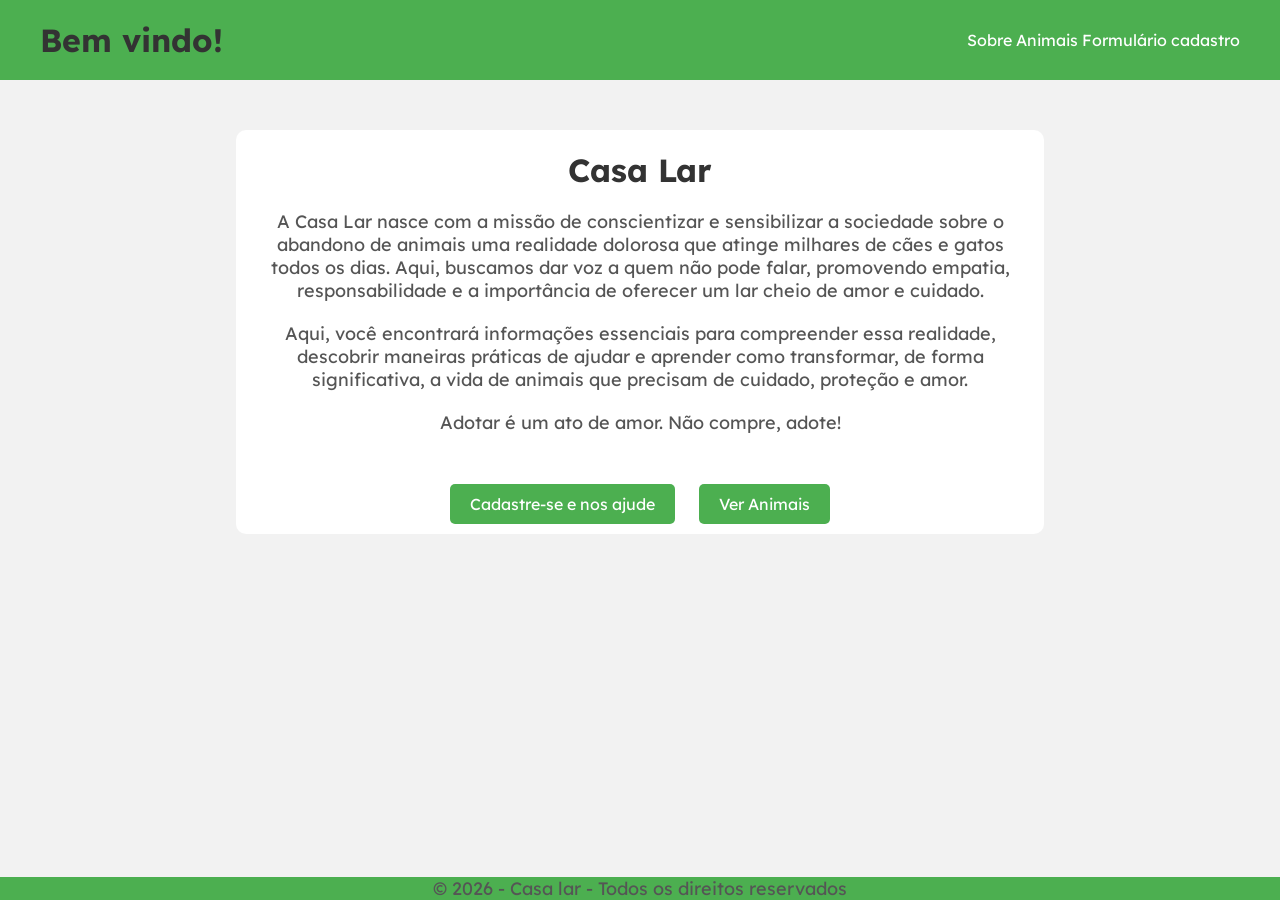
<file: index.html>
<!DOCTYPE html>
<html lang="pt-br">
<head>
    <meta charset="UTF-8">
    <title>Animais Abandonados</title>
    <link rel="stylesheet" href="assets/css/index.css">
</head>
<body>

    <div class="rodape">
        <h1>Bem vindo!</h1>
        <nav>
            <ul>
                <a href="sobre.html">Sobre</a>
                <a href="animais.html">Animais</a>
                <a href="form.html">Formulário cadastro</a>
            </ul>
        </nav>
    </div>

    <div class="container">
        <h1>Casa Lar</h1>

        <br>

        <p>
            A Casa Lar nasce com a missão de conscientizar e sensibilizar a sociedade sobre o abandono de animais uma realidade dolorosa que atinge milhares de cães e gatos todos os dias. Aqui, buscamos dar voz a quem não pode falar, promovendo empatia, responsabilidade e a importância de oferecer um lar cheio de amor e cuidado.
        </p>

        <br>

        <p>
            Aqui, você encontrará informações essenciais para compreender essa realidade, descobrir maneiras práticas de ajudar e aprender como transformar, de forma significativa, a vida de animais que precisam de cuidado, proteção e amor.
        </p>

        <br>

        <p>
            Adotar é um ato de amor. Não compre, adote!
        </p>

        <br>

        <div class="botoes">
            <a href="form.html">Cadastre-se e nos ajude</a>
            <a href="animais.html">Ver Animais</a>
        </div>
    </div>

    <footer>
        <p>&copy; 2026 - Casa lar - Todos os direitos reservados</p>
    </footer>

</body>
</html>
</file>
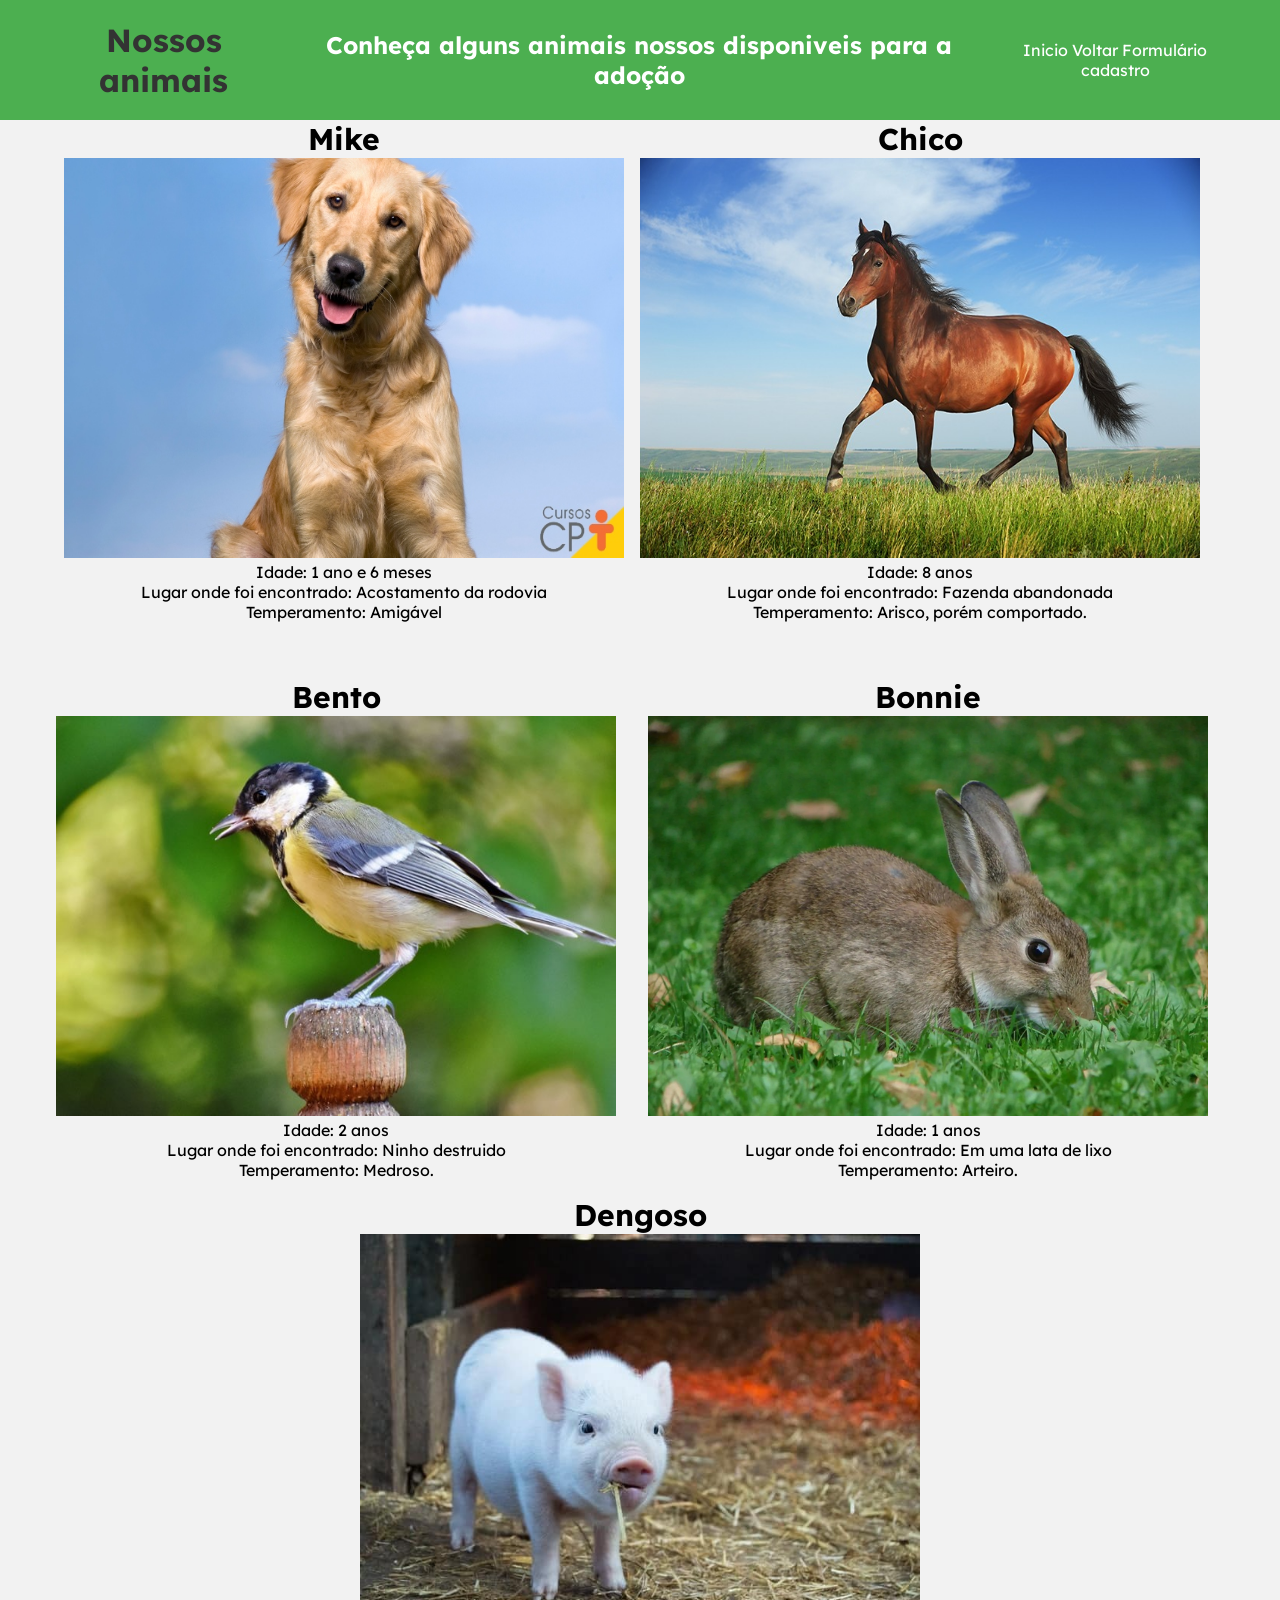
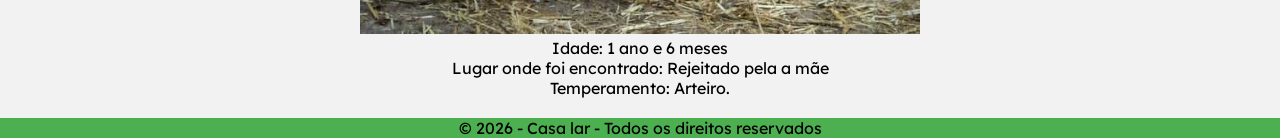
<file: animais.html>
<!DOCTYPE html>
<html lang="pt-br">

<head>
    <meta charset="UTF-8">
    <meta name="viewport" content="width=device-width, initial-scale=1.0">
    <title>Animais para adoção </title>
    <link rel="stylesheet" href="assets/css/animais.css">
</head>

<body>

    <div class="rodape">
        <h1>Nossos animais</h1>
        <h2>Conheça alguns animais nossos disponiveis para a adoção</h2>
        <nav>
            <ul>
                <a href="index.html">Inicio</a>
                <a href="sobre.html">Voltar</a>
                <a href="form.html">Formulário cadastro</a>
            </ul>
        </nav>
    </div>

    <div class="imagem">

    <div>

        <h3>Mike</h3>
        <img src="assets/img/racas-de-cachorro-golden-retriever-cpt11.jpg" width="560px" height="400px" alt="Mike">
        <p>Idade: 1 ano e 6 meses <br> Lugar onde foi encontrado: Acostamento da rodovia <br> Temperamento: Amigável</p>

        <br>
        <br>

    </div>

    <div>
        <h3>Chico</h3>
        <img src="assets/img/cavalo.jpeg" width="560px" height="400px" alt="Chico">
        <p>Idade: 8 anos <br> Lugar onde foi encontrado: Fazenda abandonada <br> Temperamento: Arisco, porém comportado.</p>

    </div>

    <br>
    <br>

    <div>

        <h3>Bento</h3>
        <img src="assets/img/passaro.jpeg" width="560px" height="400px" alt="bento">
        <p>Idade: 2 anos <br> Lugar onde foi encontrado: Ninho destruido <br> Temperamento: Medroso.</p>

    </div>

    <br>
    <br>

    <div>

        <h3>Bonnie</h3>
        <img src="assets/img/bonnie.jpeg" width="560px" height="400px" alt="bonnie">
        <p>Idade: 1 anos <br> Lugar onde foi encontrado: Em uma lata de lixo <br> Temperamento: Arteiro.</p>

    </div>

    <br>
    <br>

    <div>

        <h3>Dengoso</h3>
        <img src="assets/img/dengoso.jpeg" width="560px" height="400px" alt="Desengoso">
        <p>Idade: 1 ano e 6 meses <br> Lugar onde foi encontrado: Rejeitado pela a mãe <br> Temperamento: Arteiro.</p>

    </div>
    </div>

    <br>

    <footer>
        <p>&copy; 2026 - Casa lar - Todos os direitos reservados</p>
    </footer>

</body>

</html>
</file>
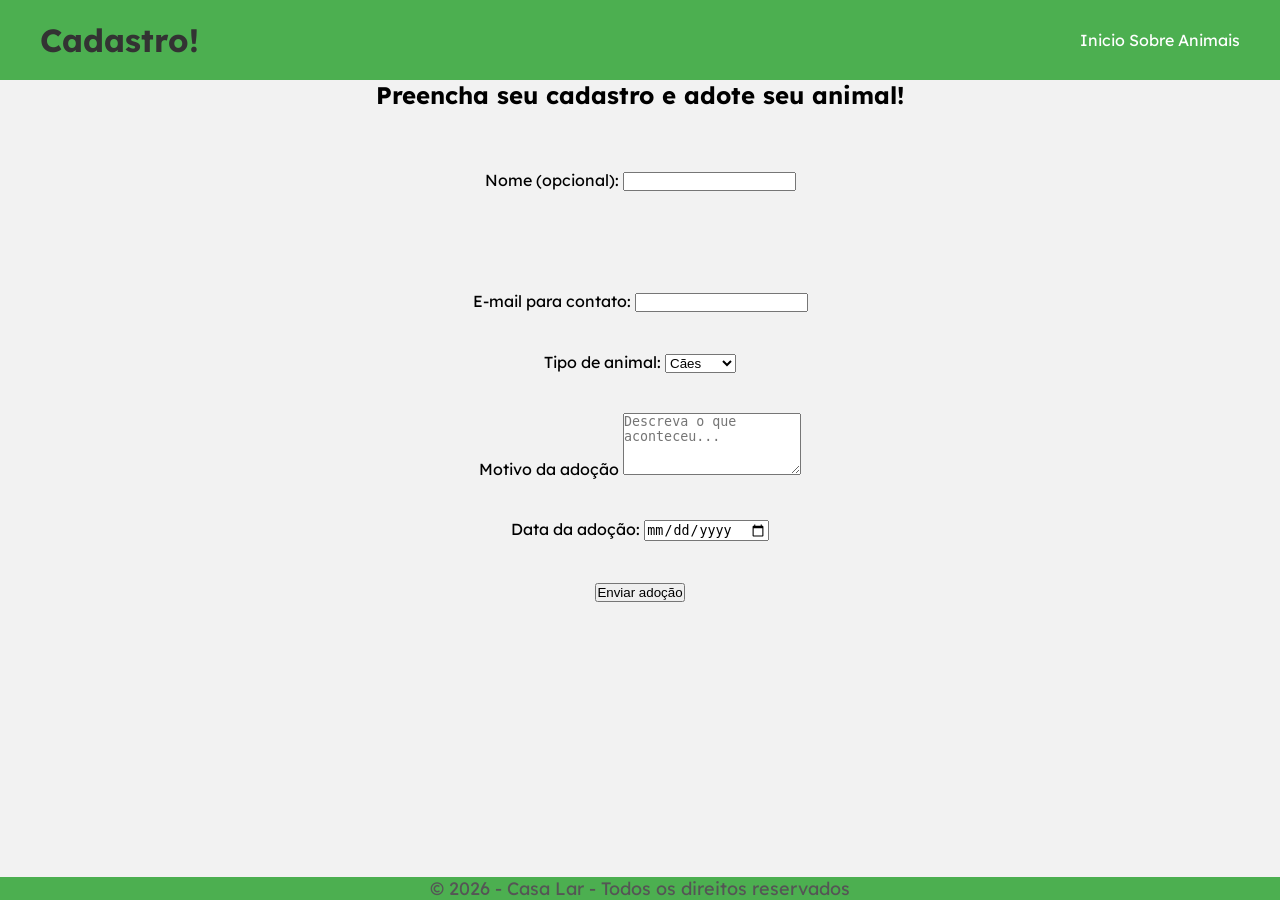
<file: form.html>
<!DOCTYPE html>
<html lang="pt-BR">
<head>
    <meta charset="UTF-8">
    <title>Formulário - Abandono de Animais</title>
    <link rel="stylesheet" href="assets/css/form.css">
</head>
<body align ="left">

    <div class="rodape">
        <h1>Cadastro!</h1>
        <nav>
            <ul>
                <a href="index.html">Inicio</a>
                <a href="sobre.html">Sobre</a>
                <a href="animais.html">Animais</a>
            </ul>
        </nav>
    </div>

<form action="resultadoform.php" method="post">
    <h2>Preencha seu cadastro e adote seu animal!</h2>

    <br>
    <br>
    <br>

    <label for="nome">Nome (opcional):</label>
    <input type="text" id="nome" name="nome">

    <br>
    <br>
    <br>

    <br>
    <br>
    <br>

    <label for="email">E-mail para contato:</label>
    <input type="email" id="email" name="email" required>

    <br>
    <br>
    <br>

    <label for="tipo">Tipo de animal:</label>
    <select id="tipo" name="tipo">
        <option value="cachorro">Cães</option>
        <option value="gato">Gatos</option>
        <option value="aves">Aves</option>
        <option value="coelho">Coelhos</option>
        <option value="cavalo">Cavalos</option>
        <option value="porco">Porcos</option>
    </select>

    <br>
    <br>
    <br>

    <label for="descricao">Motivo da adoção</label>
    <textarea id="descricao" name="descricao" rows="4" placeholder="Descreva o que aconteceu..." required></textarea>

    <br>
    <br>
    <br>

    <label for="data">Data da adoção:</label>
    <input type="date" id="data" name="data">

    <br>
    <br>
    <br>

    <button type="submit">Enviar adoção</button>
</form>

    <footer>
        <p>&copy; 2026 - Casa Lar - Todos os direitos reservados</p>
    </footer>

</body>
</html>
</file>
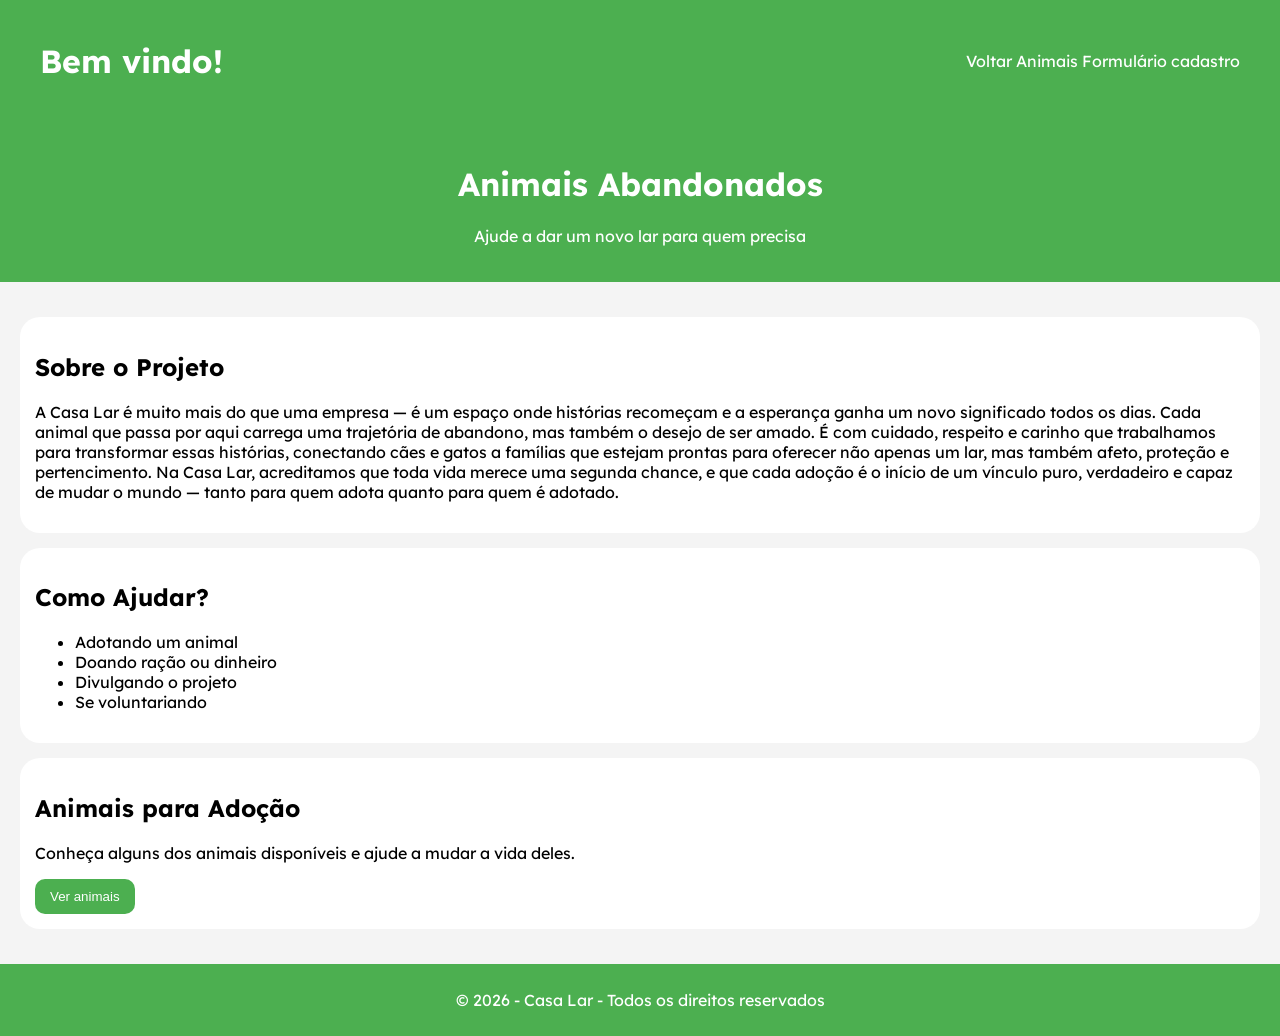
<file: sobre.html>
<!DOCTYPE html>
<html lang="pt-br">
<head>
    <meta charset="UTF-8">
    <meta name="viewport" content="width=device-width, initial-scale=1.0">
    <title>Ajude Animais Abandonados</title>
    <link rel="stylesheet" href="assets/css/sobre.css">
</head>
<body>

<div class="rodape">
        <h1>Bem vindo!</h1>
        <nav>
            <ul>
                <a href="index.html">Voltar</a>
                <a href="animais.html">Animais</a>
                <a href="form.html">Formulário cadastro</a>
            </ul>
        </nav>
    </div>

<header class="rodapé">
    <h1>Animais Abandonados</h1>
    <p>Ajude a dar um novo lar para quem precisa </p>
</header>

<section>
    <div class="card">
        <h2>Sobre o Projeto</h2>
        <p>
            A Casa Lar é muito mais do que uma empresa — é um espaço onde histórias recomeçam e a esperança ganha um novo significado todos os dias. Cada animal que passa por aqui carrega uma trajetória de abandono, mas também o desejo de ser amado. É com cuidado, respeito e carinho que trabalhamos para transformar essas histórias, conectando cães e gatos a famílias que estejam prontas para oferecer não apenas um lar, mas também afeto, proteção e pertencimento.
            Na Casa Lar, acreditamos que toda vida merece uma segunda chance, e que cada adoção é o início de um vínculo puro, verdadeiro e capaz de mudar o mundo — tanto para quem adota quanto para quem é adotado.
        </p>
    </div>

    <div class="card">
        <h2>Como Ajudar?</h2>
        <ul>
            <li>Adotando um animal</li>
            <li>Doando ração ou dinheiro</li>
            <li>Divulgando o projeto</li>
            <li>Se voluntariando</li>
        </ul>
    </div>

    <div class="card">
        <h2>Animais para Adoção</h2>
        <p>
            Conheça alguns dos animais disponíveis e ajude a mudar a vida deles.
        </p>
        <button>
            <a href="animais.html">Ver animais</a>
        </button>
    </div>
</section>

<footer>
    <p>&copy; 2026 - Casa Lar - Todos os direitos reservados</p>
</footer>

</body>
</html>
</file>
<file: assets/css/index.css>
@import url('https://fonts.googleapis.com/css2?family=Lexend+Deca:wght@100..900&family=Onest:wght@100..900&display=swap');

*{
    margin: 0;
}

body {
    font-family: "Lexend Deca";
    background-color: #f2f2f2;
    text-align: center;
}

.rodape {
    background:#4CAF50;
    color:white;
    padding:20px 40px;
    display:flex;
    justify-content:space-between;
    align-items:center;
}

.rodape a, a:visited, a:link {
    color:  white;
    text-decoration: none;
}

.container {
    width: 60%;
    margin: auto;
    background-color: white;
    padding: 20px;
    margin-top: 50px;
    border-radius: 10px;
}

h1 {
    color: #333;
}

p {
    font-size: 18px;
    color: #555;
}

.botoes {
    margin-top: 40px;
}

.botoes a {
    text-decoration: none;
    background-color: #4CAF50;
    color: white;
    padding: 10px 20px;
    margin: 10px;
    border-radius: 5px;
}

footer {
    background-color: #4CAF50;
    position: absolute;
    bottom: 0; width: 100%;
}
</file>
<file: assets/css/animais.css>
@import url('https://fonts.googleapis.com/css2?family=Lexend+Deca:wght@100..900&family=Onest:wght@100..900&display=swap');

*{
    margin: 0;
    padding: 0;
}

body {
    font-family: "Lexend Deca";
    background-color: #f2f2f2;
    text-align: center; 
}

.rodape {
    background:#4CAF50;
    color:white;
    padding:20px 40px;
    display:flex;
    justify-content:space-between;
    align-items:center;
}

.rodape a, a:visited, a:link {
    color:  white;
    text-decoration: none;
}

h1 {
    color: #333;
}

h3 {
    font-size: 30px;
}

.imagem {
    justify-content: center;
    display: flex;
    flex-wrap: wrap;
    gap: 1em;

}

footer {
    background-color: #4CAF50;
    color: black;
    position: absolute;
    bottom: 10; width: 100%;
}
</file>
<file: assets/css/form.css>
@import url('https://fonts.googleapis.com/css2?family=Lexend+Deca:wght@100..900&family=Onest:wght@100..900&display=swap');

*{
    margin: 0;
    padding: 0;
}

body {
    font-family: "Lexend Deca";
    background-color: #f2f2f2;
    text-align: center;
}

.rodape {
    background:#4CAF50;
    color:white;
    padding:20px 40px;
    display:flex;
    justify-content:space-between;
    align-items:center;
}

.rodape a, a:visited, a:link {
    color:  white;
    text-decoration: none;
}


h1 {
    color: #333;
}

p {
    font-size: 18px;
    color: #555;
}

footer {
    background-color: #4CAF50;
    position: absolute;
    bottom: 0; width: 100%;
}
</file>
<file: assets/css/sobre.css>
@import url('https://fonts.googleapis.com/css2?family=Lexend+Deca:wght@100..900&family=Onest:wght@100..900&display=swap');

body {
    font-family: "Lexend Deca";
    margin: 0;
    background-color: #f4f4f4;
}

.rodape {
    background:#4CAF50;
    color:rgb(255, 255, 255);
    padding:20px 40px;
    display:flex;
    justify-content:space-between;
    align-items:center;
}

header {
    background-color: #4CAF50;
    color: white;
    padding: 20px;
    text-align: center;
}

.rodape a, a:visited, a:link {
    color:  white;
    text-decoration: none;
}


section {
    padding: 20px;
}

.card {
    background: white;
    padding: 15px;
    margin: 15px 0;
    border-radius: 20px;
}

.card button {
    color: white;
}

footer {
    background-color: #4CAF50;
    color: white;
    text-align: center;
    padding: 10px;
}
button {
    background-color: #4CAF50;
    color: white;
    border: none;
    padding: 10px 15px;
    border-radius: 10px;
}
button:hover {
    background-color: #45a049;
}
</file>
